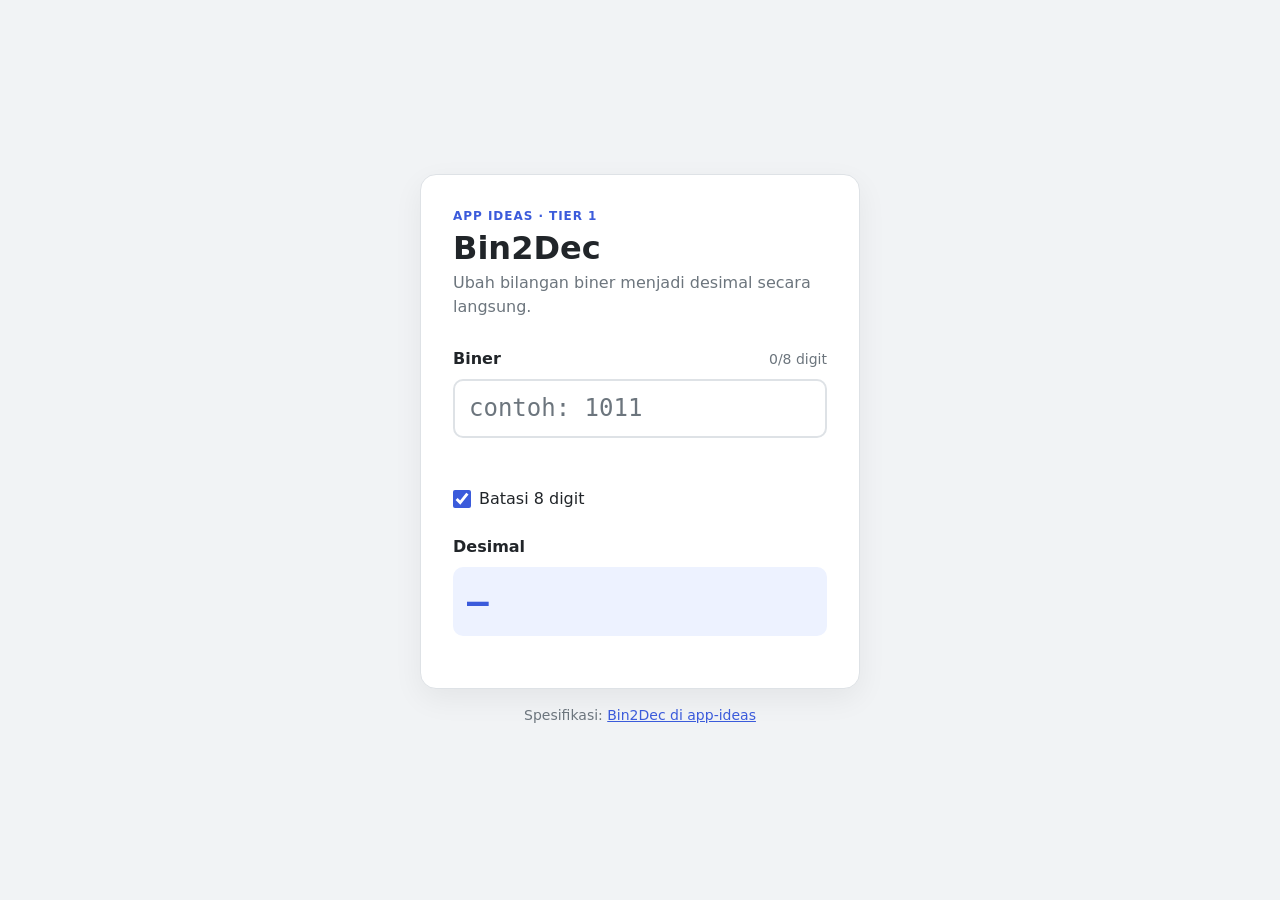
<file: 1-beginner/bin2dec/index.html>
<!DOCTYPE html>
<html lang="id">
<head>
  <meta charset="UTF-8">
  <meta name="viewport" content="width=device-width, initial-scale=1.0">
  <meta name="description" content="Bin2Dec: ubah bilangan biner menjadi desimal secara langsung.">
  <title>Bin2Dec — Konverter Biner ke Desimal</title>
  <link rel="stylesheet" href="style.css">
</head>
<body>
  <main class="card">
    <header>
      <p class="eyebrow">App Ideas · Tier 1</p>
      <h1>Bin2Dec</h1>
      <p class="subtitle">Ubah bilangan biner menjadi desimal secara langsung.</p>
    </header>

    <div class="field">
      <div class="field-header">
        <label for="binary-input">Biner</label>
        <span id="digit-counter" class="counter">0/8 digit</span>
      </div>
      <input
        id="binary-input"
        class="binary-input"
        type="text"
        inputmode="numeric"
        autocomplete="off"
        spellcheck="false"
        placeholder="contoh: 1011"
        aria-describedby="error-message"
      >
      <p id="error-message" class="error" role="alert"></p>
    </div>

    <label class="toggle">
      <input id="limit-toggle" type="checkbox" checked>
      Batasi 8 digit
    </label>

    <div class="field">
      <div class="field-header">
        <label for="decimal-output">Desimal</label>
      </div>
      <output id="decimal-output" class="decimal-output" for="binary-input" aria-live="polite">—</output>
    </div>
  </main>

  <footer class="footer">
    Spesifikasi:
    <a href="https://github.com/florinpop17/app-ideas/blob/master/Projects/1-Beginner/Bin2Dec-App.md">Bin2Dec di app-ideas</a>
  </footer>

  <script src="converter.js"></script>
  <script src="app.js"></script>
</body>
</html>
</file>
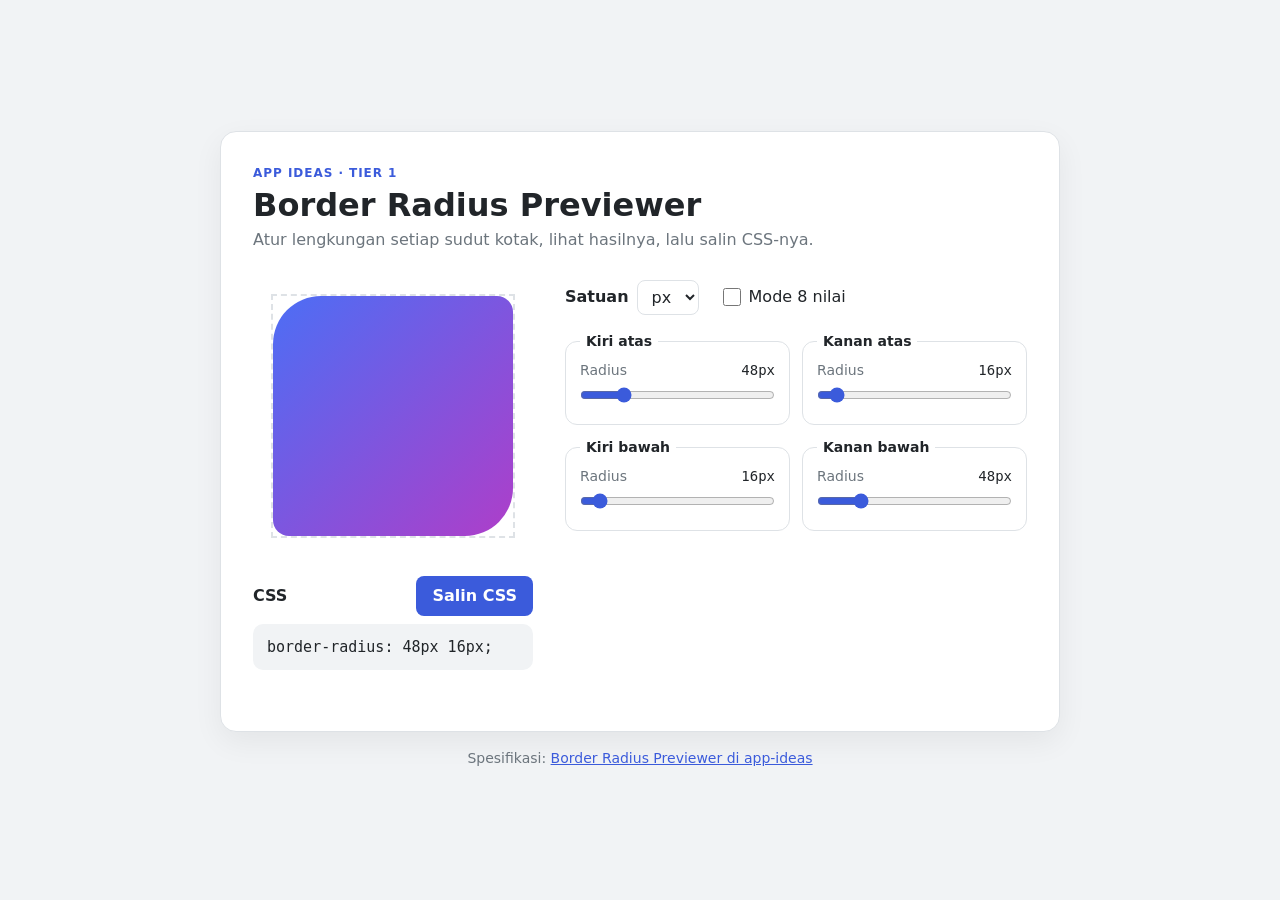
<file: 1-beginner/border-radius-previewer/index.html>
<!DOCTYPE html>
<html lang="id">
<head>
  <meta charset="UTF-8">
  <meta name="viewport" content="width=device-width, initial-scale=1.0">
  <meta name="description" content="Border Radius Previewer: atur border-radius setiap sudut dan salin CSS-nya.">
  <title>Border Radius Previewer</title>
  <link rel="stylesheet" href="style.css">
</head>
<body>
  <main class="card">
    <header>
      <p class="eyebrow">App Ideas · Tier 1</p>
      <h1>Border Radius Previewer</h1>
      <p class="subtitle">Atur lengkungan setiap sudut kotak, lihat hasilnya, lalu salin CSS-nya.</p>
    </header>

    <div class="layout">
      <section class="preview" aria-label="Pratinjau">
        <div class="preview-frame">
          <div id="preview-box" class="preview-box"></div>
        </div>
      </section>

      <section id="controls" class="controls" aria-label="Pengaturan radius">
        <div class="options">
          <label class="option">
            Satuan
            <select id="unit-select">
              <option value="px">px</option>
              <option value="%">%</option>
            </select>
          </label>
          <label class="toggle">
            <input id="advanced-toggle" type="checkbox">
            Mode 8 nilai
          </label>
        </div>
        <p class="hint advanced-only">
          Setiap sudut punya radius horizontal dan vertikal. Di CSS, radius vertikal ditulis setelah tanda <code>/</code>.
        </p>

        <div class="corners">
          <fieldset class="corner">
            <legend>Kiri atas</legend>
            <div class="slider">
              <div class="slider-header">
                <label for="top-left-x"><span class="simple-only">Radius</span><span class="advanced-only">Horizontal</span></label>
                <output for="top-left-x">48px</output>
              </div>
              <input id="top-left-x" type="range" min="0" max="240" value="48">
            </div>
            <div class="slider advanced-only">
              <div class="slider-header">
                <label for="top-left-y">Vertikal</label>
                <output for="top-left-y">48px</output>
              </div>
              <input id="top-left-y" type="range" min="0" max="240" value="48">
            </div>
          </fieldset>

          <fieldset class="corner">
            <legend>Kanan atas</legend>
            <div class="slider">
              <div class="slider-header">
                <label for="top-right-x"><span class="simple-only">Radius</span><span class="advanced-only">Horizontal</span></label>
                <output for="top-right-x">16px</output>
              </div>
              <input id="top-right-x" type="range" min="0" max="240" value="16">
            </div>
            <div class="slider advanced-only">
              <div class="slider-header">
                <label for="top-right-y">Vertikal</label>
                <output for="top-right-y">16px</output>
              </div>
              <input id="top-right-y" type="range" min="0" max="240" value="16">
            </div>
          </fieldset>

          <fieldset class="corner">
            <legend>Kiri bawah</legend>
            <div class="slider">
              <div class="slider-header">
                <label for="bottom-left-x"><span class="simple-only">Radius</span><span class="advanced-only">Horizontal</span></label>
                <output for="bottom-left-x">16px</output>
              </div>
              <input id="bottom-left-x" type="range" min="0" max="240" value="16">
            </div>
            <div class="slider advanced-only">
              <div class="slider-header">
                <label for="bottom-left-y">Vertikal</label>
                <output for="bottom-left-y">16px</output>
              </div>
              <input id="bottom-left-y" type="range" min="0" max="240" value="16">
            </div>
          </fieldset>

          <fieldset class="corner">
            <legend>Kanan bawah</legend>
            <div class="slider">
              <div class="slider-header">
                <label for="bottom-right-x"><span class="simple-only">Radius</span><span class="advanced-only">Horizontal</span></label>
                <output for="bottom-right-x">48px</output>
              </div>
              <input id="bottom-right-x" type="range" min="0" max="240" value="48">
            </div>
            <div class="slider advanced-only">
              <div class="slider-header">
                <label for="bottom-right-y">Vertikal</label>
                <output for="bottom-right-y">48px</output>
              </div>
              <input id="bottom-right-y" type="range" min="0" max="240" value="48">
            </div>
          </fieldset>
        </div>
      </section>

      <section class="result" aria-labelledby="result-title">
        <div class="result-header">
          <h2 id="result-title">CSS</h2>
          <button id="copy-button" class="copy-button" type="button">Salin CSS</button>
        </div>
        <pre class="code"><code id="css-code">border-radius: 48px 16px;</code></pre>
        <p id="copy-status" class="copy-status" role="status"></p>
      </section>
    </div>
  </main>

  <footer class="footer">
    Spesifikasi:
    <a href="https://github.com/florinpop17/app-ideas/blob/master/Projects/1-Beginner/Border-Radius-Previewer.md">Border Radius Previewer di app-ideas</a>
  </footer>

  <script src="border-radius.js"></script>
  <script src="app.js"></script>
</body>
</html>
</file>
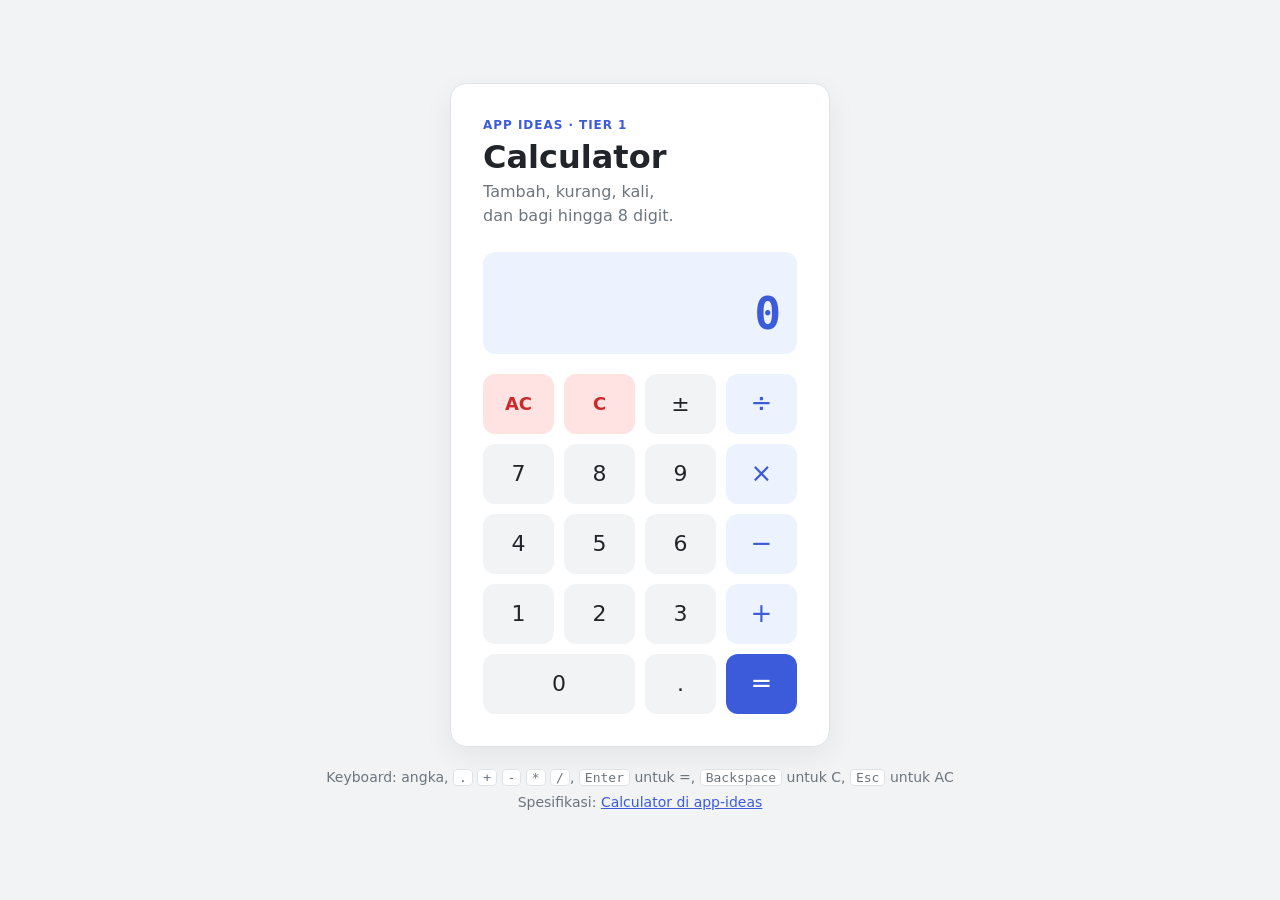
<file: 1-beginner/calculator/index.html>
<!DOCTYPE html>
<html lang="id">
<head>
  <meta charset="UTF-8">
  <meta name="viewport" content="width=device-width, initial-scale=1.0">
  <meta name="description" content="Calculator: kalkulator sederhana untuk tambah, kurang, kali, dan bagi hingga 8 digit.">
  <title>Calculator — Kalkulator Sederhana</title>
  <link rel="stylesheet" href="style.css">
</head>
<body>
  <main class="card">
    <header>
      <p class="eyebrow">App Ideas · Tier 1</p>
      <h1>Calculator</h1>
      <p class="subtitle">Tambah, kurang, kali, dan bagi hingga 8 digit.</p>
    </header>

    <div class="screen">
      <p id="expression" class="expression"></p>
      <output id="display" class="display" aria-live="polite">0</output>
    </div>

    <div id="keypad" class="keypad">
      <button type="button" class="key key-clear" data-key="AC" title="Hapus semua" aria-label="Hapus semua">AC</button>
      <button type="button" class="key key-clear" data-key="C" title="Hapus angka atau operasi terakhir" aria-label="Hapus angka atau operasi terakhir">C</button>
      <button type="button" class="key key-function" data-key="+/-" title="Ubah tanda" aria-label="Ubah tanda">±</button>
      <button type="button" class="key key-operator" data-key="/" aria-label="Bagi">÷</button>

      <button type="button" class="key" data-key="7">7</button>
      <button type="button" class="key" data-key="8">8</button>
      <button type="button" class="key" data-key="9">9</button>
      <button type="button" class="key key-operator" data-key="*" aria-label="Kali">×</button>

      <button type="button" class="key" data-key="4">4</button>
      <button type="button" class="key" data-key="5">5</button>
      <button type="button" class="key" data-key="6">6</button>
      <button type="button" class="key key-operator" data-key="-" aria-label="Kurang">−</button>

      <button type="button" class="key" data-key="1">1</button>
      <button type="button" class="key" data-key="2">2</button>
      <button type="button" class="key" data-key="3">3</button>
      <button type="button" class="key key-operator" data-key="+" aria-label="Tambah">+</button>

      <button type="button" class="key key-zero" data-key="0">0</button>
      <button type="button" class="key" data-key="." aria-label="Titik desimal">.</button>
      <button type="button" class="key key-equals" data-key="=" aria-label="Sama dengan">=</button>
    </div>
  </main>

  <footer class="footer">
    <p class="keyboard-hint">
      Keyboard: angka, <kbd>.</kbd> <kbd>+</kbd> <kbd>-</kbd> <kbd>*</kbd> <kbd>/</kbd>,
      <kbd>Enter</kbd> untuk =, <kbd>Backspace</kbd> untuk C, <kbd>Esc</kbd> untuk AC
    </p>
    <p>
      Spesifikasi:
      <a href="https://github.com/florinpop17/app-ideas/blob/master/Projects/1-Beginner/Calculator-App.md">Calculator di app-ideas</a>
    </p>
  </footer>

  <script src="calculator.js"></script>
  <script src="app.js"></script>
</body>
</html>
</file>
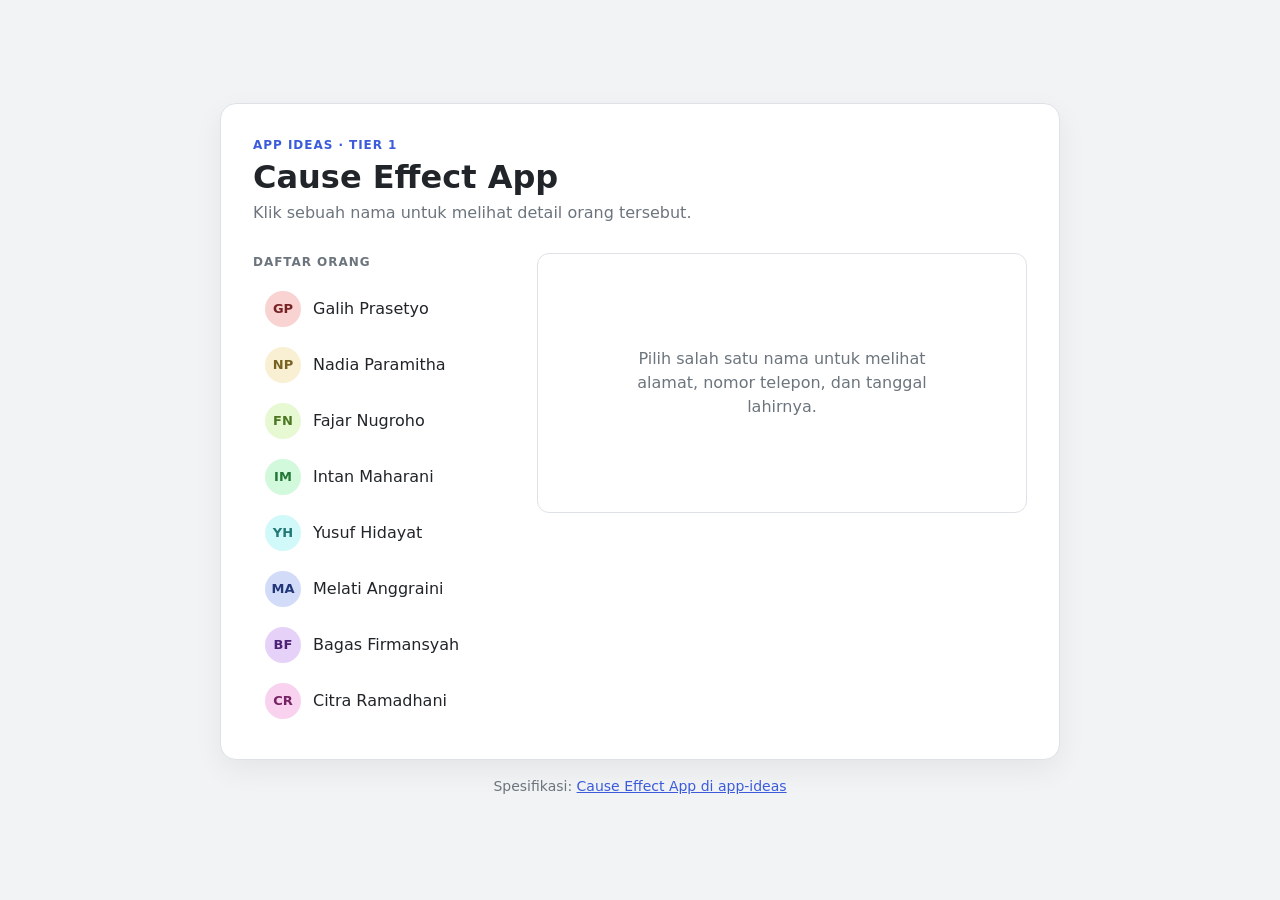
<file: 1-beginner/cause-effect-app/index.html>
<!DOCTYPE html>
<html lang="id">
<head>
  <meta charset="UTF-8">
  <meta name="viewport" content="width=device-width, initial-scale=1.0">
  <meta name="description" content="Cause Effect App: klik sebuah nama untuk melihat detail orang tersebut.">
  <title>Cause Effect App</title>
  <link rel="stylesheet" href="style.css">
</head>
<body>
  <main class="card">
    <header>
      <p class="eyebrow">App Ideas · Tier 1</p>
      <h1>Cause Effect App</h1>
      <p class="subtitle">Klik sebuah nama untuk melihat detail orang tersebut.</p>
    </header>

    <div class="layout">
      <section class="list-pane" aria-labelledby="list-title">
        <h2 id="list-title" class="pane-title">Daftar orang</h2>
        <ul id="person-list" class="person-list"></ul>
      </section>

      <section id="detail-pane" class="detail-pane" aria-label="Detail orang" aria-live="polite">
        <p id="empty-state" class="empty-state">
          Pilih salah satu nama untuk melihat alamat, nomor telepon, dan tanggal lahirnya.
        </p>

        <article id="details" hidden>
          <div class="details-header">
            <span id="detail-avatar" class="avatar avatar-large" aria-hidden="true"></span>
            <h2 id="detail-name" class="details-name"></h2>
          </div>
          <dl class="detail-list">
            <div>
              <dt>Alamat</dt>
              <dd id="detail-address" class="address"></dd>
            </div>
            <div>
              <dt>Telepon</dt>
              <dd id="detail-telephone"></dd>
            </div>
            <div>
              <dt>Tanggal lahir</dt>
              <dd id="detail-birthday"></dd>
            </div>
          </dl>
        </article>
      </section>
    </div>
  </main>

  <footer class="footer">
    Spesifikasi:
    <a href="https://github.com/florinpop17/app-ideas/blob/master/Projects/1-Beginner/Cause-Effect-App.md">Cause Effect App di app-ideas</a>
  </footer>

  <script src="people.js"></script>
  <script src="format.js"></script>
  <script src="app.js"></script>
</body>
</html>
</file>
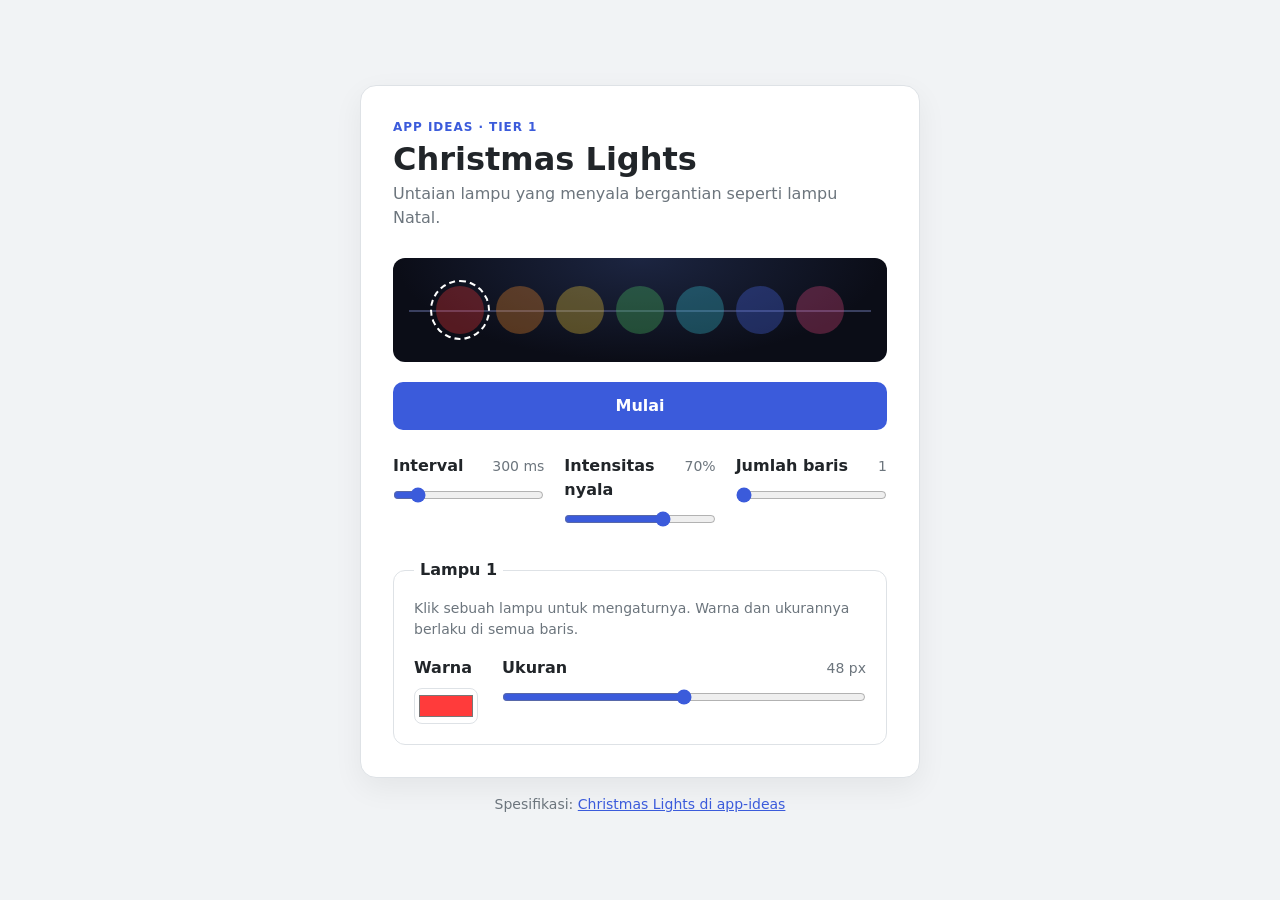
<file: 1-beginner/christmas-lights/index.html>
<!DOCTYPE html>
<html lang="id">
<head>
  <meta charset="UTF-8">
  <meta name="viewport" content="width=device-width, initial-scale=1.0">
  <meta name="description" content="Christmas Lights: simulasi untaian lampu Natal yang menyala bergantian.">
  <title>Christmas Lights — Lampu Natal Berkelip</title>
  <link rel="stylesheet" href="style.css">
</head>
<body>
  <main class="card">
    <header>
      <p class="eyebrow">App Ideas · Tier 1</p>
      <h1>Christmas Lights</h1>
      <p class="subtitle">Untaian lampu yang menyala bergantian seperti lampu Natal.</p>
    </header>

    <section class="stage" aria-label="Untaian lampu">
      <div id="light-rows" class="light-rows"></div>
    </section>

    <button id="toggle-button" class="toggle-button" type="button" aria-pressed="false">Mulai</button>

    <div class="controls">
      <div class="field">
        <div class="field-header">
          <label for="interval-input">Interval</label>
          <output id="interval-value" for="interval-input"></output>
        </div>
        <input id="interval-input" type="range" min="50" max="2000" step="50">
      </div>

      <div class="field">
        <div class="field-header">
          <label for="intensity-input">Intensitas nyala</label>
          <output id="intensity-value" for="intensity-input"></output>
        </div>
        <input id="intensity-input" type="range" min="10" max="100" step="5">
      </div>

      <div class="field">
        <div class="field-header">
          <label for="rows-input">Jumlah baris</label>
          <output id="rows-value" for="rows-input"></output>
        </div>
        <input id="rows-input" type="range" min="1" max="7" step="1">
      </div>
    </div>

    <fieldset class="editor">
      <legend id="editor-title">Lampu 1</legend>
      <p class="hint">Klik sebuah lampu untuk mengaturnya. Warna dan ukurannya berlaku di semua baris.</p>

      <div class="editor-fields">
        <div class="field">
          <div class="field-header">
            <label for="color-input">Warna</label>
          </div>
          <input id="color-input" class="color-input" type="color">
        </div>

        <div class="field">
          <div class="field-header">
            <label for="size-input">Ukuran</label>
            <output id="size-value" for="size-input"></output>
          </div>
          <input id="size-input" type="range" min="24" max="72" step="4">
        </div>
      </div>
    </fieldset>
  </main>

  <footer class="footer">
    Spesifikasi:
    <a href="https://github.com/florinpop17/app-ideas/blob/master/Projects/1-Beginner/Christmas-Lights-App.md">Christmas Lights di app-ideas</a>
  </footer>

  <script src="lights.js"></script>
  <script src="app.js"></script>
</body>
</html>
</file>
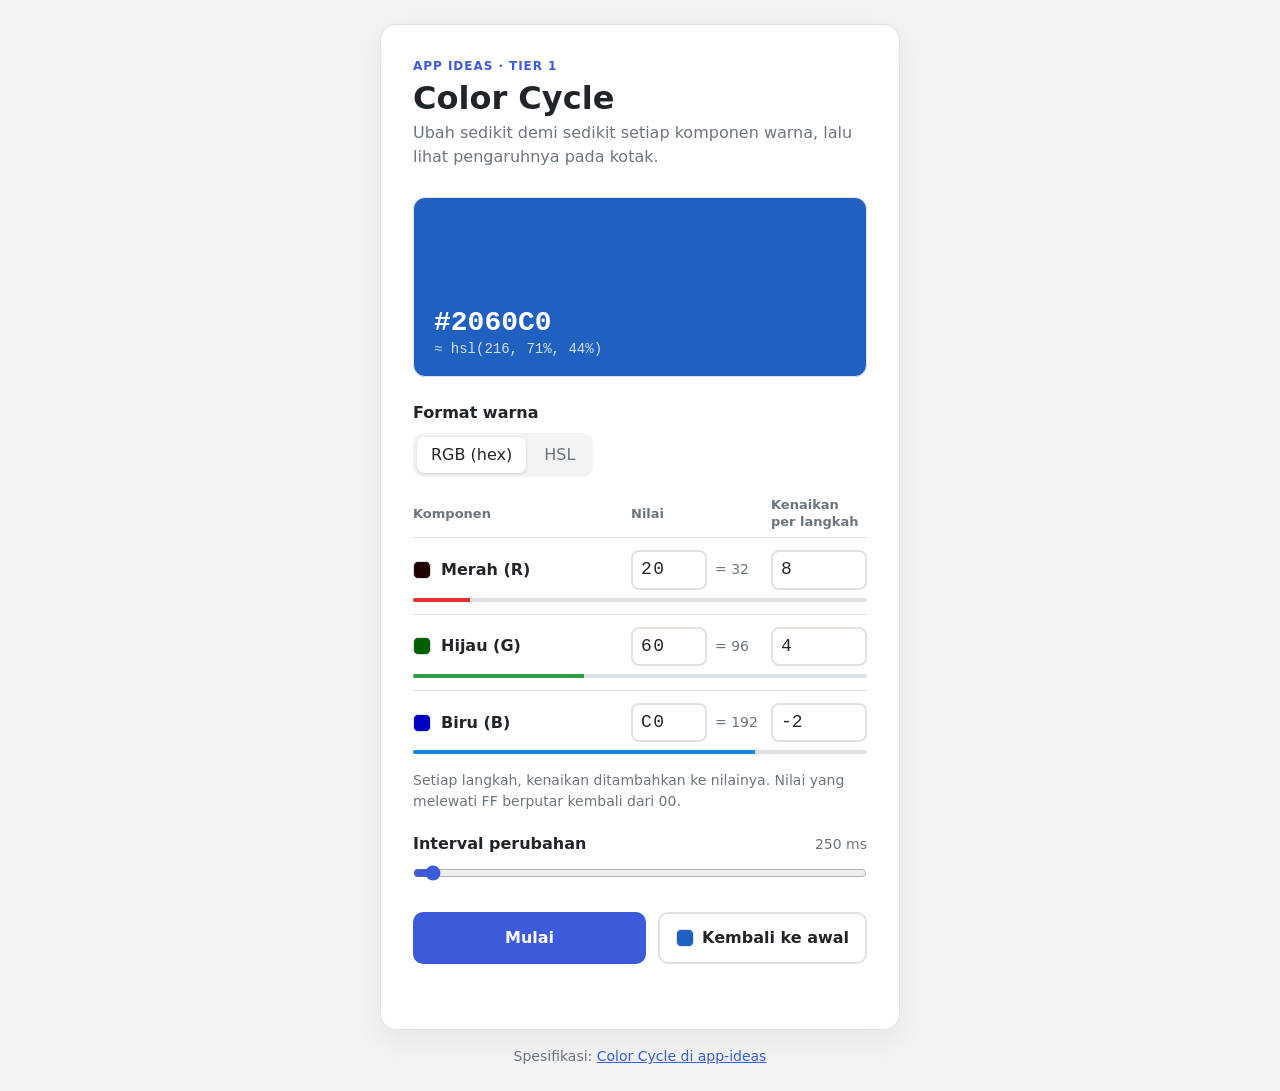
<file: 1-beginner/color-cycle/index.html>
<!DOCTYPE html>
<html lang="id">
<head>
  <meta charset="UTF-8">
  <meta name="viewport" content="width=device-width, initial-scale=1.0">
  <meta name="description" content="Color Cycle: lihat bagaimana perubahan kecil pada setiap komponen RGB atau HSL mengubah sebuah warna.">
  <title>Color Cycle — Siklus Warna</title>
  <link rel="stylesheet" href="style.css">
</head>
<body>
  <main class="card">
    <header>
      <p class="eyebrow">App Ideas · Tier 1</p>
      <h1>Color Cycle</h1>
      <p class="subtitle">Ubah sedikit demi sedikit setiap komponen warna, lalu lihat pengaruhnya pada kotak.</p>
    </header>

    <section id="color-box" class="color-box" aria-label="Warna saat ini">
      <span id="color-code" class="color-code"></span>
      <span id="color-alt" class="color-alt"></span>
    </section>

    <form id="cycle-form" novalidate>
      <fieldset id="format-picker" class="format-picker">
        <legend>Format warna</legend>
        <div class="segmented">
          <label class="segment"><input type="radio" name="format" value="rgb" checked>RGB (hex)</label>
          <label class="segment"><input type="radio" name="format" value="hsl">HSL</label>
        </div>
      </fieldset>

      <div class="components">
        <div class="components-header" aria-hidden="true">
          <span>Komponen</span>
          <span id="value-heading">Nilai</span>
          <span id="increment-heading">Kenaikan per langkah</span>
        </div>
        <div id="component-rows"></div>
        <p id="wrap-hint" class="hint"></p>
      </div>

      <div class="field">
        <div class="field-header">
          <label for="interval-input">Interval perubahan</label>
          <output id="interval-value" for="interval-input"></output>
        </div>
        <input id="interval-input" type="range" min="200" max="2000" step="50">
      </div>

      <div class="actions">
        <button id="toggle-button" class="primary-button" type="submit">Mulai</button>
        <button id="reset-button" class="secondary-button" type="button">
          <span id="start-swatch" class="swatch" aria-hidden="true"></span>
          Kembali ke awal
        </button>
      </div>
      <p id="status" class="status" aria-live="polite"></p>
    </form>
  </main>

  <footer class="footer">
    Spesifikasi:
    <a href="https://github.com/florinpop17/app-ideas/blob/master/Projects/1-Beginner/Color-Cycle-App.md">Color Cycle di app-ideas</a>
  </footer>

  <template id="component-row-template">
    <div class="component-row">
      <span class="component-name">
        <span class="swatch" aria-hidden="true"></span>
        <span class="name-text"></span>
      </span>
      <span class="value-cell">
        <input class="value-input" autocomplete="off" spellcheck="false">
        <span class="value-note" aria-hidden="true"></span>
      </span>
      <input class="increment-input" type="number" step="1" autocomplete="off">
      <div class="meter" aria-hidden="true"><div class="meter-fill"></div></div>
      <p class="error" aria-live="polite"></p>
    </div>
  </template>

  <script src="color-cycle.js"></script>
  <script src="app.js"></script>
</body>
</html>
</file>
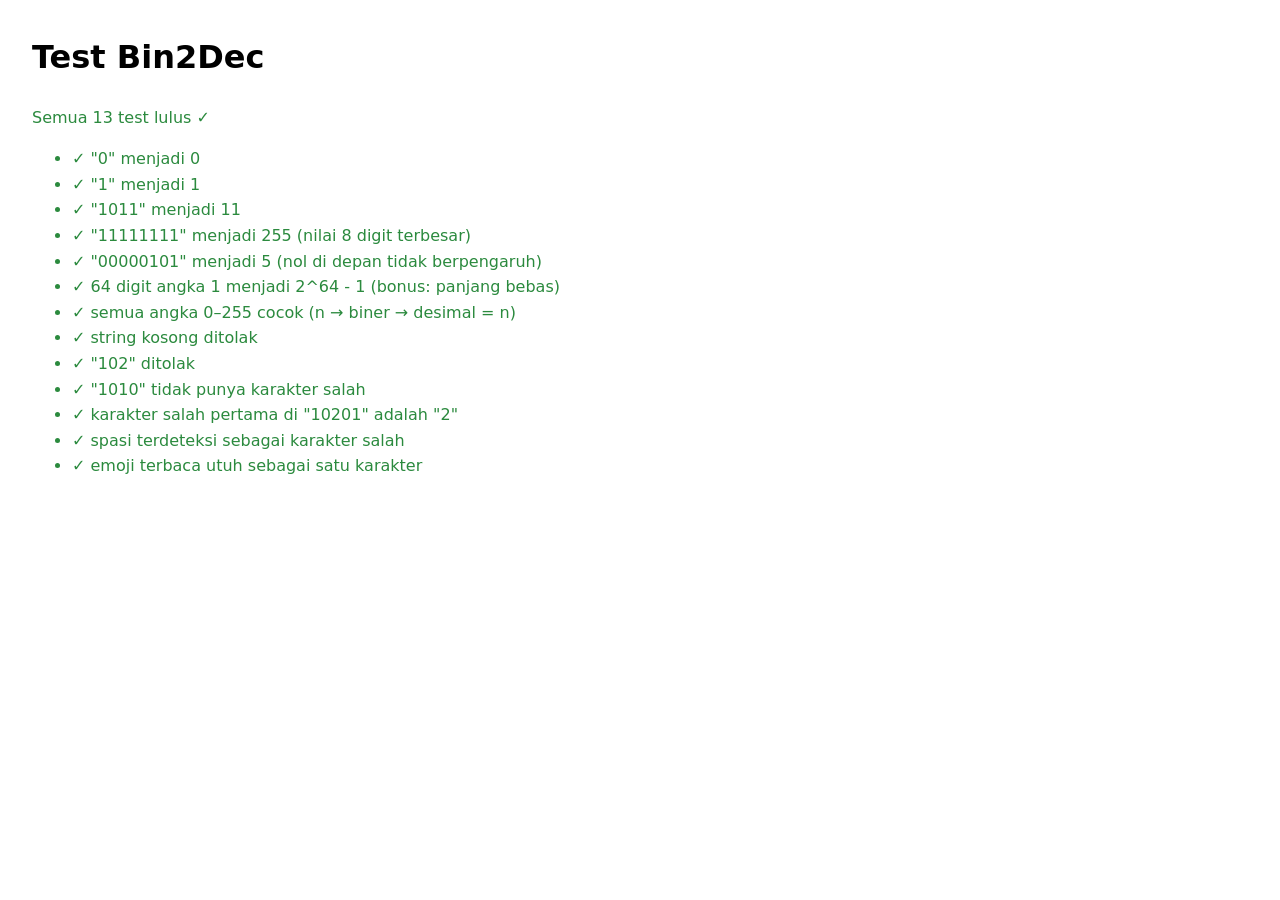
<file: 1-beginner/bin2dec/test.html>
<!DOCTYPE html>
<html lang="id">
<head>
  <meta charset="UTF-8">
  <meta name="viewport" content="width=device-width, initial-scale=1.0">
  <title>Test Bin2Dec</title>
  <style>
    body {
      margin: 32px;
      font-family: system-ui, sans-serif;
      line-height: 1.6;
    }

    .pass {
      color: #2b8a3e;
    }

    .fail {
      font-weight: 600;
      color: #c92a2a;
    }
  </style>
</head>
<body>
  <h1>Test Bin2Dec</h1>
  <p id="summary"></p>
  <ul id="results"></ul>

  <script src="converter.js"></script>
  <script src="converter.test.js"></script>
</body>
</html>
</file>
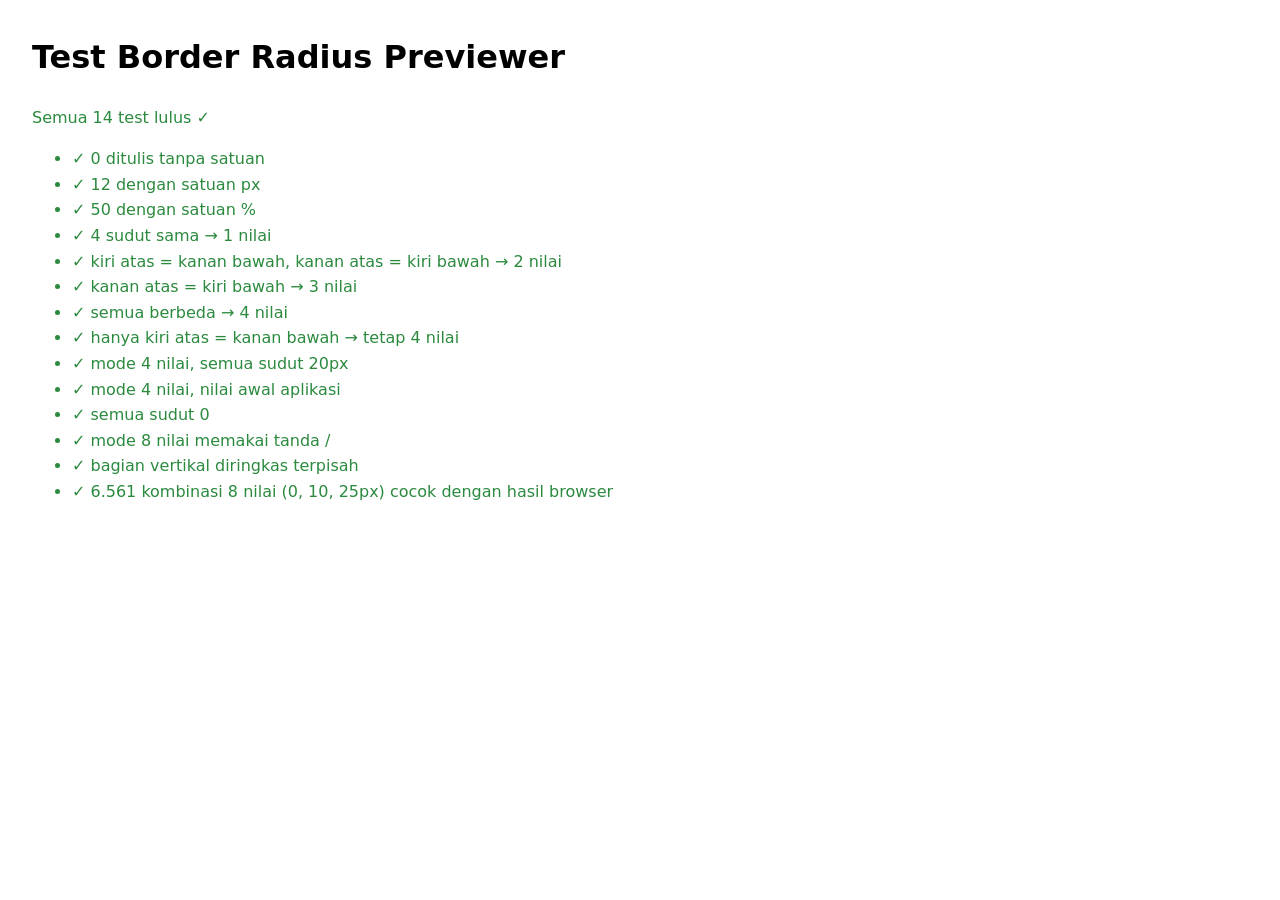
<file: 1-beginner/border-radius-previewer/test.html>
<!DOCTYPE html>
<html lang="id">
<head>
  <meta charset="UTF-8">
  <meta name="viewport" content="width=device-width, initial-scale=1.0">
  <title>Test Border Radius Previewer</title>
  <style>
    body {
      margin: 32px;
      font-family: system-ui, sans-serif;
      line-height: 1.6;
    }

    .pass {
      color: #2b8a3e;
    }

    .fail {
      font-weight: 600;
      color: #c92a2a;
    }
  </style>
</head>
<body>
  <h1>Test Border Radius Previewer</h1>
  <p id="summary"></p>
  <ul id="results"></ul>

  <script src="border-radius.js"></script>
  <script src="border-radius.test.js"></script>
</body>
</html>
</file>
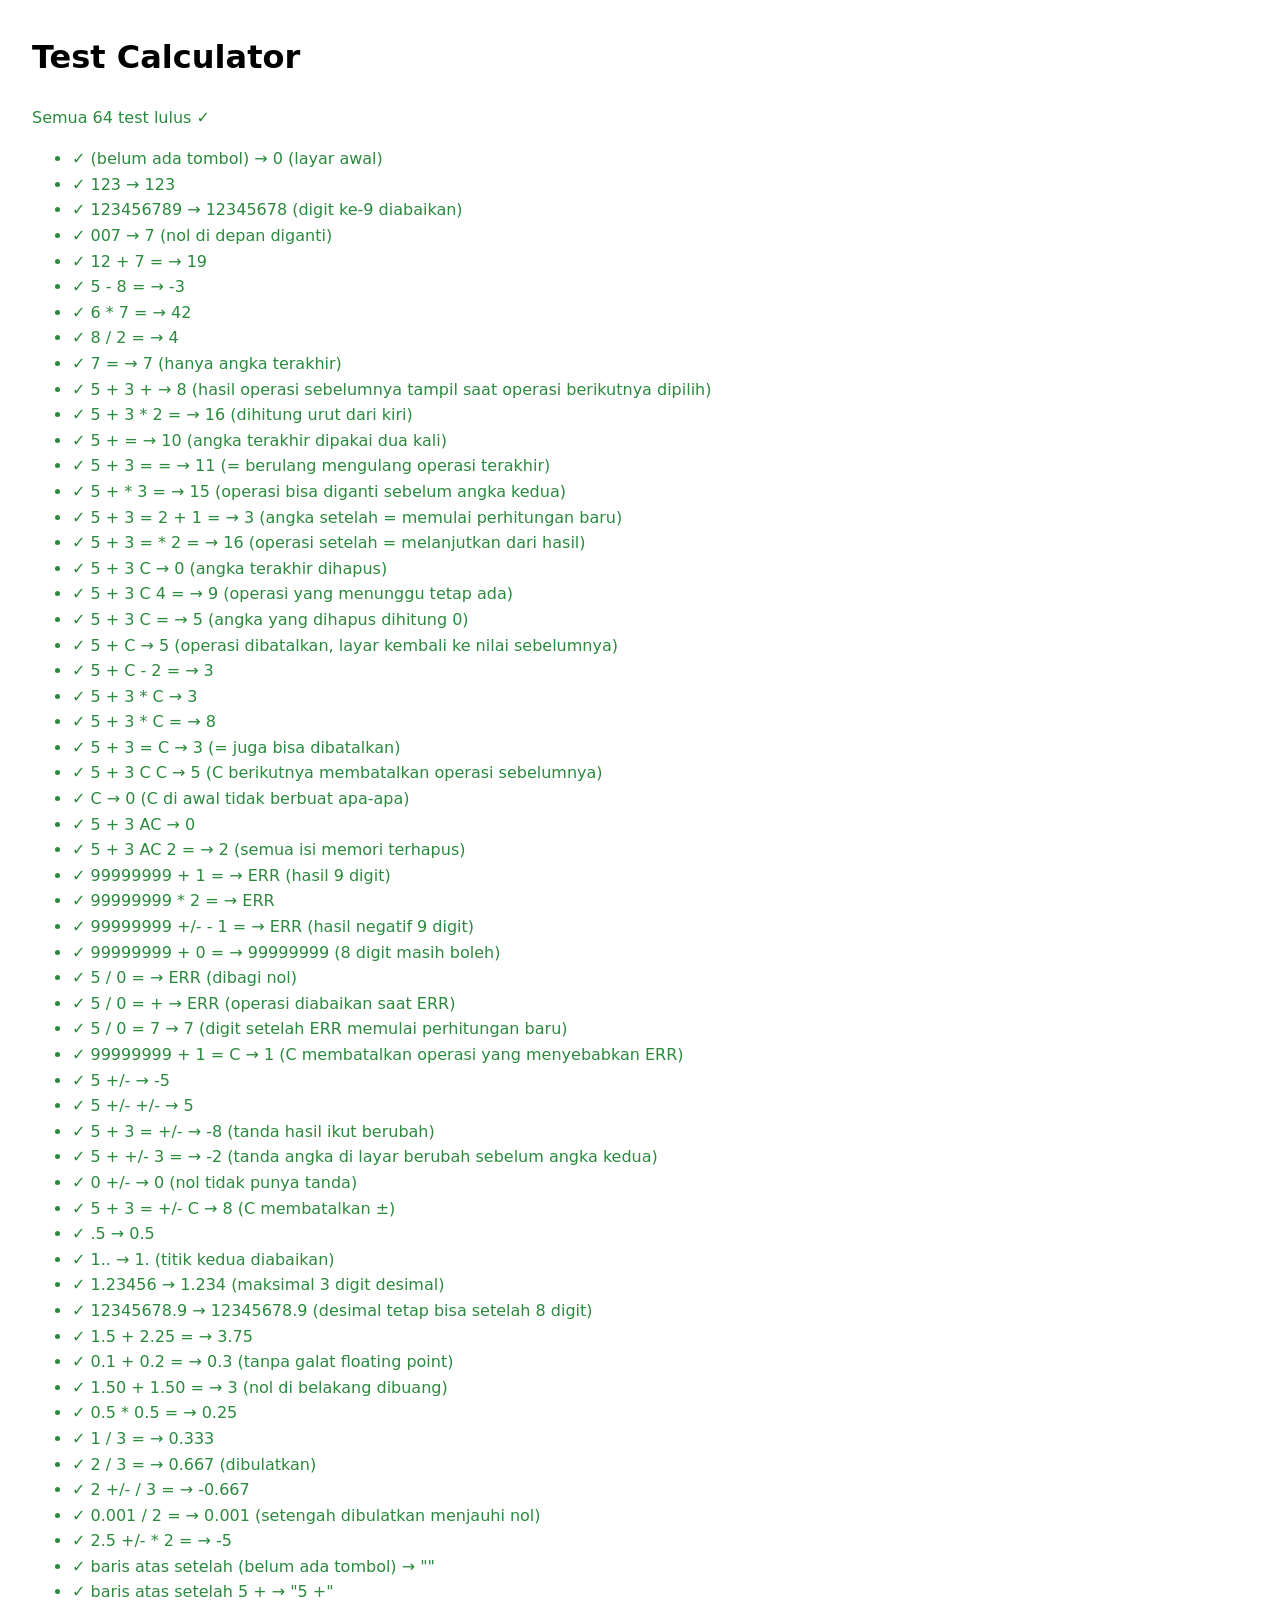
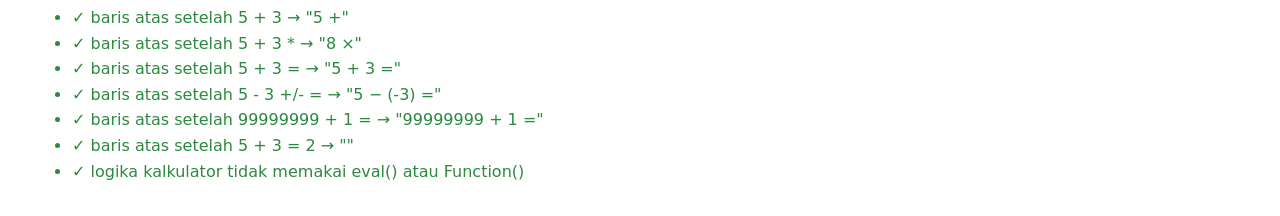
<file: 1-beginner/calculator/test.html>
<!DOCTYPE html>
<html lang="id">
<head>
  <meta charset="UTF-8">
  <meta name="viewport" content="width=device-width, initial-scale=1.0">
  <title>Test Calculator</title>
  <style>
    body {
      margin: 32px;
      font-family: system-ui, sans-serif;
      line-height: 1.6;
    }

    .pass {
      color: #2b8a3e;
    }

    .fail {
      font-weight: 600;
      color: #c92a2a;
    }
  </style>
</head>
<body>
  <h1>Test Calculator</h1>
  <p id="summary"></p>
  <ul id="results"></ul>

  <script src="calculator.js"></script>
  <script src="calculator.test.js"></script>
</body>
</html>
</file>
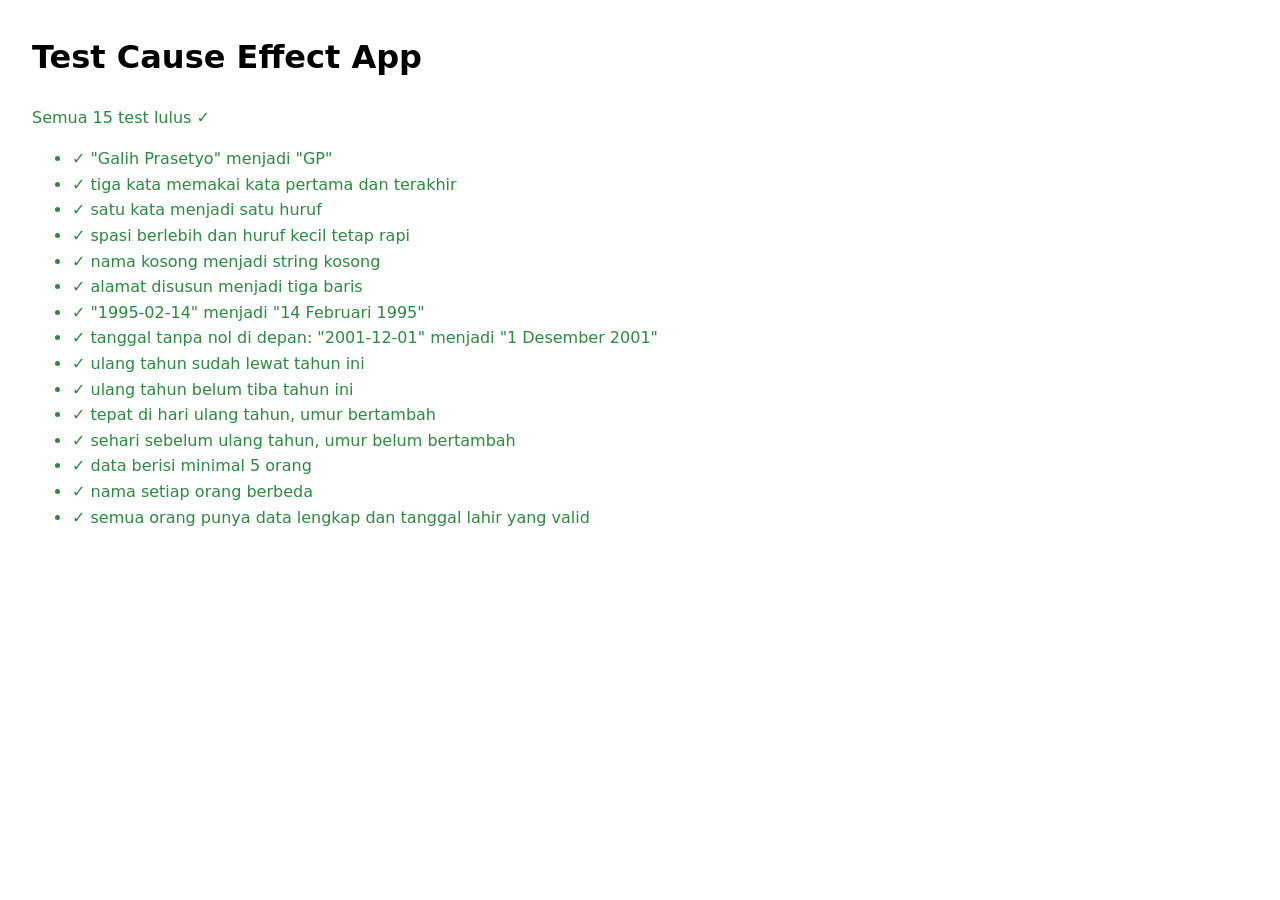
<file: 1-beginner/cause-effect-app/test.html>
<!DOCTYPE html>
<html lang="id">
<head>
  <meta charset="UTF-8">
  <meta name="viewport" content="width=device-width, initial-scale=1.0">
  <title>Test Cause Effect App</title>
  <style>
    body {
      margin: 32px;
      font-family: system-ui, sans-serif;
      line-height: 1.6;
    }

    .pass {
      color: #2b8a3e;
    }

    .fail {
      font-weight: 600;
      color: #c92a2a;
    }
  </style>
</head>
<body>
  <h1>Test Cause Effect App</h1>
  <p id="summary"></p>
  <ul id="results"></ul>

  <script src="people.js"></script>
  <script src="format.js"></script>
  <script src="format.test.js"></script>
</body>
</html>
</file>
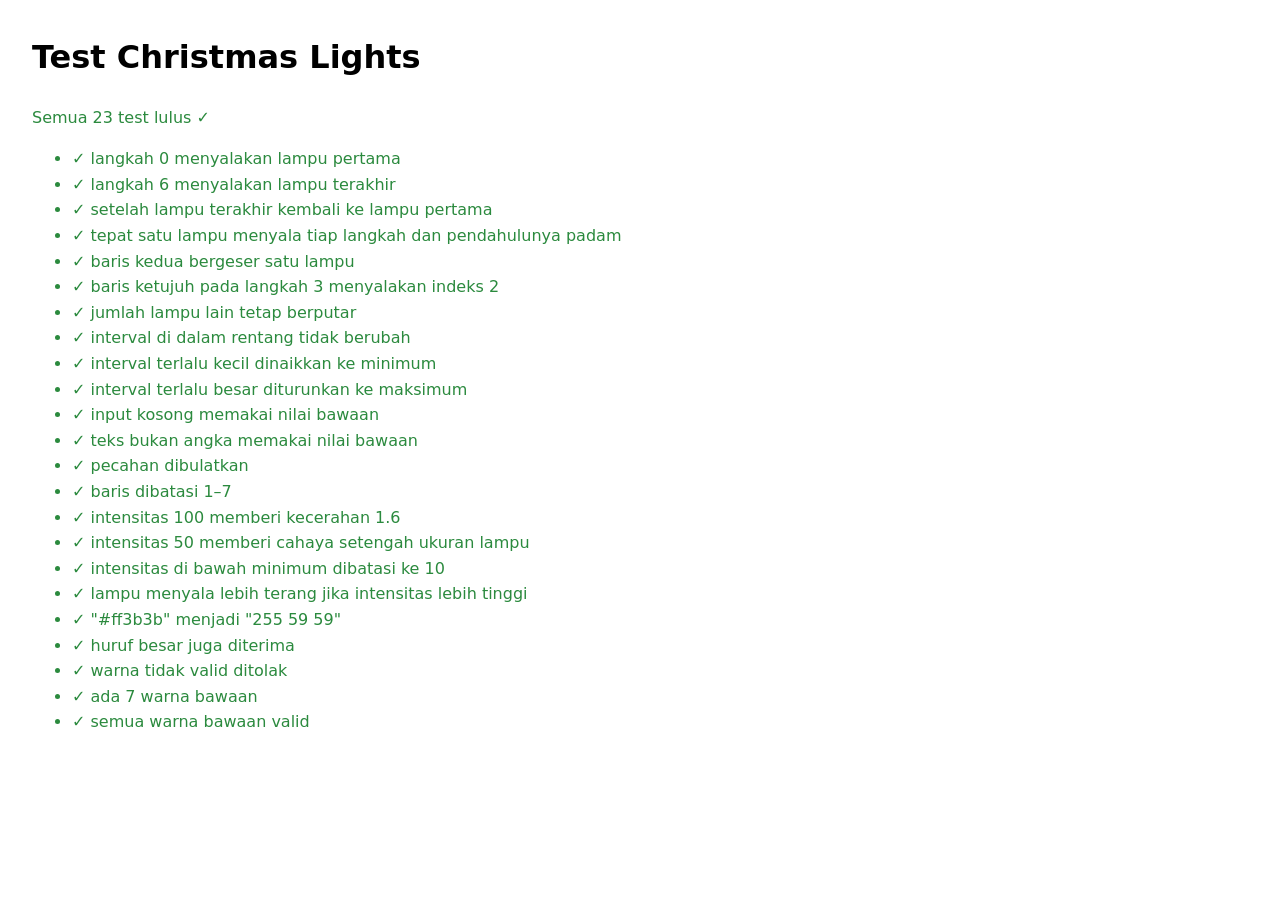
<file: 1-beginner/christmas-lights/test.html>
<!DOCTYPE html>
<html lang="id">
<head>
  <meta charset="UTF-8">
  <meta name="viewport" content="width=device-width, initial-scale=1.0">
  <title>Test Christmas Lights</title>
  <style>
    body {
      margin: 32px;
      font-family: system-ui, sans-serif;
      line-height: 1.6;
    }

    .pass {
      color: #2b8a3e;
    }

    .fail {
      font-weight: 600;
      color: #c92a2a;
    }
  </style>
</head>
<body>
  <h1>Test Christmas Lights</h1>
  <p id="summary"></p>
  <ul id="results"></ul>

  <script src="lights.js"></script>
  <script src="lights.test.js"></script>
</body>
</html>
</file>
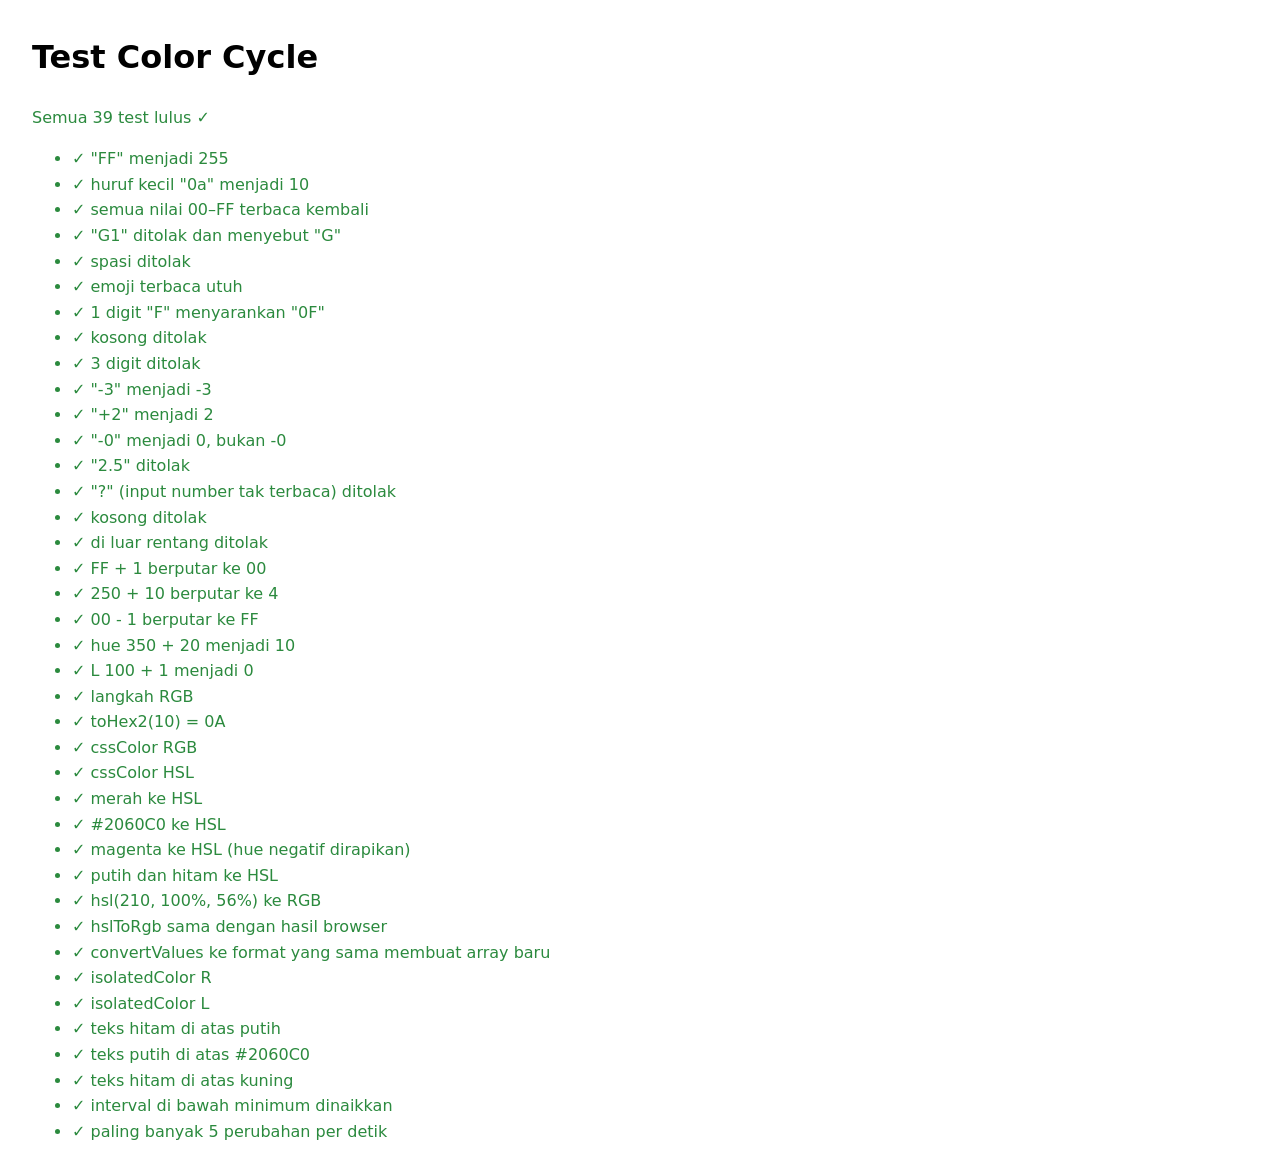
<file: 1-beginner/color-cycle/test.html>
<!DOCTYPE html>
<html lang="id">
<head>
  <meta charset="UTF-8">
  <meta name="viewport" content="width=device-width, initial-scale=1.0">
  <title>Test Color Cycle</title>
  <style>
    body {
      margin: 32px;
      font-family: system-ui, sans-serif;
      line-height: 1.6;
    }

    .pass {
      color: #2b8a3e;
    }

    .fail {
      font-weight: 600;
      color: #c92a2a;
    }
  </style>
</head>
<body>
  <h1>Test Color Cycle</h1>
  <p id="summary"></p>
  <ul id="results"></ul>

  <script src="color-cycle.js"></script>
  <script src="color-cycle.test.js"></script>
</body>
</html>
</file>
<file: 1-beginner/bin2dec/style.css>
:root {
  --bg: #f1f3f5;
  --surface: #ffffff;
  --text: #212529;
  --muted: #6c757d;
  --border: #dee2e6;
  --accent: #3b5bdb;
  --accent-soft: #edf2ff;
  --error: #c92a2a;
  --error-soft: #ffe3e3;
  --mono: ui-monospace, "Cascadia Mono", Consolas, "SF Mono", Menlo, monospace;
  color-scheme: light dark;
}

@media (prefers-color-scheme: dark) {
  :root {
    --bg: #101113;
    --surface: #1a1b1e;
    --text: #e9ecef;
    --muted: #a0a6ad;
    --border: #2c2e33;
    --accent: #91a7ff;
    --accent-soft: #1d2340;
    --error: #ff8787;
    --error-soft: #3a1d1f;
  }
}

*,
*::before,
*::after {
  box-sizing: border-box;
}

body {
  min-height: 100vh;
  margin: 0;
  padding: 24px 16px;
  display: flex;
  flex-direction: column;
  align-items: center;
  justify-content: center;
  gap: 16px;
  font-family: system-ui, -apple-system, "Segoe UI", Roboto, sans-serif;
  line-height: 1.5;
  color: var(--text);
  background: var(--bg);
}

.card {
  width: 100%;
  max-width: 440px;
  padding: 32px;
  background: var(--surface);
  border: 1px solid var(--border);
  border-radius: 16px;
  box-shadow: 0 10px 30px rgb(0 0 0 / 0.06);
}

.eyebrow {
  margin: 0;
  font-size: 0.75rem;
  font-weight: 600;
  letter-spacing: 0.08em;
  text-transform: uppercase;
  color: var(--accent);
}

h1 {
  margin: 4px 0 0;
  font-size: 2rem;
  line-height: 1.2;
}

.subtitle {
  margin: 4px 0 28px;
  color: var(--muted);
}

.field {
  margin-bottom: 20px;
}

.field-header {
  display: flex;
  justify-content: space-between;
  align-items: baseline;
  margin-bottom: 8px;
  font-weight: 600;
}

.counter {
  font-size: 0.875rem;
  font-weight: 400;
  font-variant-numeric: tabular-nums;
  color: var(--muted);
}

.counter.is-over {
  font-weight: 600;
  color: var(--error);
}

.binary-input {
  width: 100%;
  padding: 12px 14px;
  font: 500 1.5rem/1.3 var(--mono);
  letter-spacing: 0.12em;
  color: var(--text);
  background: transparent;
  border: 2px solid var(--border);
  border-radius: 10px;
  transition: border-color 0.15s, box-shadow 0.15s;
}

.binary-input::placeholder {
  letter-spacing: normal;
  color: var(--muted);
}

.binary-input:focus {
  outline: none;
  border-color: var(--accent);
  box-shadow: 0 0 0 4px var(--accent-soft);
}

.binary-input[aria-invalid="true"] {
  border-color: var(--error);
}

.binary-input[aria-invalid="true"]:focus {
  box-shadow: 0 0 0 4px var(--error-soft);
}

.error {
  min-height: 1.5em;
  margin: 8px 0 0;
  font-size: 0.875rem;
  color: var(--error);
}

.toggle {
  display: inline-flex;
  align-items: center;
  gap: 8px;
  margin-bottom: 24px;
  cursor: pointer;
  user-select: none;
}

.toggle input {
  width: 18px;
  height: 18px;
  margin: 0;
  accent-color: var(--accent);
  cursor: pointer;
}

.decimal-output {
  display: block;
  min-height: 3.5rem;
  padding: 12px 14px;
  font: 600 2.25rem/1.25 var(--mono);
  color: var(--accent);
  background: var(--accent-soft);
  border-radius: 10px;
  overflow-wrap: anywhere;
}

.footer {
  font-size: 0.875rem;
  color: var(--muted);
}

.footer a {
  color: var(--accent);
}

@media (max-width: 480px) {
  .card {
    padding: 24px 20px;
  }

  h1 {
    font-size: 1.75rem;
  }
}
</file>
<file: 1-beginner/border-radius-previewer/style.css>
:root {
  --bg: #f1f3f5;
  --surface: #ffffff;
  --text: #212529;
  --muted: #6c757d;
  --border: #dee2e6;
  --accent: #3b5bdb;
  --on-accent: #ffffff;
  --success: #237032;
  --error: #c92a2a;
  --shape-start: #4c6ef5;
  --shape-end: #ae3ec9;
  --mono: ui-monospace, "Cascadia Mono", Consolas, "SF Mono", Menlo, monospace;
  color-scheme: light dark;
}

@media (prefers-color-scheme: dark) {
  :root {
    --bg: #101113;
    --surface: #1a1b1e;
    --text: #e9ecef;
    --muted: #a0a6ad;
    --border: #2c2e33;
    --accent: #91a7ff;
    --on-accent: #101113;
    --success: #8ce99a;
    --error: #ff8787;
    --shape-start: #748ffc;
    --shape-end: #da77f2;
  }
}

*,
*::before,
*::after {
  box-sizing: border-box;
}

body {
  min-height: 100vh;
  margin: 0;
  padding: 24px 16px;
  display: flex;
  flex-direction: column;
  align-items: center;
  justify-content: center;
  gap: 16px;
  font-family: system-ui, -apple-system, "Segoe UI", Roboto, sans-serif;
  line-height: 1.5;
  color: var(--text);
  background: var(--bg);
}

.card {
  width: 100%;
  max-width: 840px;
  padding: 32px;
  background: var(--surface);
  border: 1px solid var(--border);
  border-radius: 16px;
  box-shadow: 0 10px 30px rgb(0 0 0 / 0.06);
}

.eyebrow {
  margin: 0;
  font-size: 0.75rem;
  font-weight: 600;
  letter-spacing: 0.08em;
  text-transform: uppercase;
  color: var(--accent);
}

h1 {
  margin: 4px 0 0;
  font-size: 2rem;
  line-height: 1.2;
}

.subtitle {
  margin: 4px 0 28px;
  color: var(--muted);
}

.layout {
  display: grid;
  gap: 24px;
}

/* Pratinjau: garis putus-putus menunjukkan ukuran asli kotak sebelum sudutnya dilengkungkan. */
.preview {
  display: grid;
  place-items: center;
  padding: 16px 0;
}

.preview-frame {
  width: min(240px, 100%);
  aspect-ratio: 1;
  outline: 2px dashed var(--border);
}

.preview-box {
  width: 100%;
  height: 100%;
  background: linear-gradient(135deg, var(--shape-start), var(--shape-end));
}

/* Opsi */
.options {
  display: flex;
  flex-wrap: wrap;
  align-items: center;
  gap: 12px 24px;
  margin-bottom: 16px;
}

.option {
  display: inline-flex;
  align-items: center;
  gap: 8px;
  font-weight: 600;
}

select {
  padding: 6px 10px;
  font: inherit;
  font-weight: 400;
  color: var(--text);
  background: var(--surface);
  border: 1px solid var(--border);
  border-radius: 8px;
}

.toggle {
  display: inline-flex;
  align-items: center;
  gap: 8px;
  cursor: pointer;
  user-select: none;
}

.toggle input {
  width: 18px;
  height: 18px;
  margin: 0;
  accent-color: var(--accent);
  cursor: pointer;
}

.hint {
  margin: 0 0 16px;
  font-size: 0.875rem;
  color: var(--muted);
}

.hint code {
  font-family: var(--mono);
  color: var(--text);
}

/* Slider untuk setiap sudut, disusun 2x2 sesuai posisi sudutnya */
.corners {
  display: grid;
  grid-template-columns: repeat(2, minmax(0, 1fr));
  gap: 12px;
}

.corner {
  min-width: 0;
  margin: 0;
  padding: 8px 14px 14px;
  border: 1px solid var(--border);
  border-radius: 12px;
}

.corner legend {
  padding: 0 6px;
  font-size: 0.875rem;
  font-weight: 600;
  white-space: nowrap;
}

.slider + .slider {
  margin-top: 12px;
}

.slider-header {
  display: flex;
  justify-content: space-between;
  align-items: baseline;
  gap: 8px;
  font-size: 0.875rem;
  color: var(--muted);
}

.slider-header output {
  font-family: var(--mono);
  font-variant-numeric: tabular-nums;
  color: var(--text);
}

.slider input {
  width: 100%;
  margin: 6px 0 0;
  accent-color: var(--accent);
}

/* Mode 4 nilai menyembunyikan elemen khusus mode 8 nilai, dan sebaliknya. */
.controls:not(.is-advanced) .advanced-only,
.controls.is-advanced .simple-only {
  display: none;
}

/* Hasil CSS */
.result-header {
  display: flex;
  justify-content: space-between;
  align-items: center;
  margin-bottom: 8px;
}

.result-header h2 {
  margin: 0;
  font-size: 1rem;
}

.copy-button {
  padding: 8px 16px;
  font: inherit;
  font-weight: 600;
  color: var(--on-accent);
  background: var(--accent);
  border: 0;
  border-radius: 8px;
  cursor: pointer;
}

.copy-button:hover {
  filter: brightness(1.1);
}

.copy-button:focus-visible {
  outline: 2px solid var(--accent);
  outline-offset: 2px;
}

.code {
  margin: 0;
  padding: 12px 14px;
  font: 0.9375rem/1.5 var(--mono);
  white-space: pre-wrap;
  overflow-wrap: anywhere;
  background: var(--bg);
  border-radius: 10px;
}

.copy-status {
  min-height: 1.5em;
  margin: 8px 0 0;
  font-size: 0.875rem;
  color: var(--success);
}

.copy-status.is-error {
  color: var(--error);
}

.footer {
  font-size: 0.875rem;
  color: var(--muted);
}

.footer a {
  color: var(--accent);
}

/* Layar lebar: pratinjau dan CSS di kiri, pengaturan di kanan */
@media (min-width: 800px) {
  .layout {
    grid-template-columns: 280px minmax(0, 1fr);
    grid-template-rows: auto 1fr;
    grid-template-areas:
      "preview controls"
      "result  controls";
    column-gap: 32px;
  }

  .preview {
    grid-area: preview;
  }

  .controls {
    grid-area: controls;
  }

  .result {
    grid-area: result;
    align-self: start;
  }
}

@media (max-width: 480px) {
  .card {
    padding: 24px 20px;
  }

  h1 {
    font-size: 1.75rem;
  }
}

/* Layar sangat sempit: satu sudut per baris agar label dan angka tetap muat */
@media (max-width: 359px) {
  .corners {
    grid-template-columns: 1fr;
  }
}
</file>
<file: 1-beginner/calculator/style.css>
:root {
  --bg: #f1f3f5;
  --surface: #ffffff;
  --text: #212529;
  --muted: #6c757d;
  --border: #dee2e6;
  --accent: #3b5bdb;
  --accent-soft: #edf2ff;
  --on-accent: #ffffff;
  --key: #f1f3f5;
  --key-hover: brightness(0.95);
  --error: #c92a2a;
  --error-soft: #ffe3e3;
  --mono: ui-monospace, "Cascadia Mono", Consolas, "SF Mono", Menlo, monospace;
  color-scheme: light dark;
}

@media (prefers-color-scheme: dark) {
  :root {
    --bg: #101113;
    --surface: #1a1b1e;
    --text: #e9ecef;
    --muted: #a0a6ad;
    --border: #2c2e33;
    --accent: #91a7ff;
    --accent-soft: #1d2340;
    --on-accent: #101113;
    --key: #25262b;
    --key-hover: brightness(1.2);
    --error: #ff8787;
    --error-soft: #3a1d1f;
  }
}

*,
*::before,
*::after {
  box-sizing: border-box;
}

body {
  min-height: 100vh;
  margin: 0;
  padding: 24px 16px;
  display: flex;
  flex-direction: column;
  align-items: center;
  justify-content: center;
  gap: 16px;
  font-family: system-ui, -apple-system, "Segoe UI", Roboto, sans-serif;
  line-height: 1.5;
  color: var(--text);
  background: var(--bg);
}

.card {
  width: 100%;
  max-width: 380px;
  padding: 32px;
  background: var(--surface);
  border: 1px solid var(--border);
  border-radius: 16px;
  box-shadow: 0 10px 30px rgb(0 0 0 / 0.06);
}

.eyebrow {
  margin: 0;
  font-size: 0.75rem;
  font-weight: 600;
  letter-spacing: 0.08em;
  text-transform: uppercase;
  color: var(--accent);
}

h1 {
  margin: 4px 0 0;
  font-size: 2rem;
  line-height: 1.2;
}

.subtitle {
  margin: 4px 0 24px;
  color: var(--muted);
  text-wrap: balance;
}

/* Layar */

.screen {
  container-type: inline-size;
  margin-bottom: 20px;
  padding: 12px 16px;
  text-align: right;
  background: var(--accent-soft);
  border-radius: 12px;
}

.expression {
  min-height: 1.5em;
  margin: 0;
  font: 400 0.9rem/1.5 var(--mono);
  color: var(--muted);
  overflow-wrap: anywhere;
}

.display {
  display: block;
  height: 3.5rem;
  font: 600 2.75rem/3.5rem var(--mono);
  /* Satu karakter monospace selebar kira-kira 0,6em, jadi 20cqi cukup untuk 8 karakter. */
  font-size: min(2.75rem, 20cqi);
  font-variant-numeric: tabular-nums;
  white-space: nowrap;
  overflow: hidden;
  color: var(--accent);
}

/* Angka panjang, sampai 13 karakter seperti -99999999.999 */
.display.is-long {
  font-size: 1.75rem;
  font-size: min(2.75rem, 12.5cqi);
}

.display.is-error {
  color: var(--error);
}

/* Tombol */

.keypad {
  display: grid;
  grid-template-columns: repeat(4, 1fr);
  gap: 10px;
}

.key {
  height: 60px;
  padding: 0;
  font: inherit;
  font-size: 1.375rem;
  font-weight: 500;
  color: var(--text);
  background: var(--key);
  border: none;
  border-radius: 12px;
  cursor: pointer;
  user-select: none;
  touch-action: manipulation;
  transition: filter 0.15s, transform 0.08s;
}

@media (hover: hover) {
  .key:hover {
    filter: var(--key-hover);
  }
}

.key:active,
.key.is-pressed {
  transform: scale(0.95);
}

.key:focus-visible {
  outline: 3px solid var(--accent);
  outline-offset: 2px;
}

.key-zero {
  grid-column: span 2;
}

.key-clear {
  font-size: 1.125rem;
  font-weight: 600;
  color: var(--error);
  background: var(--error-soft);
}

.key-operator,
.key-equals {
  font-size: 1.625rem;
}

.key-operator {
  color: var(--accent);
  background: var(--accent-soft);
}

.key-operator.is-active,
.key-equals {
  color: var(--on-accent);
  background: var(--accent);
}

/* Footer */

.footer {
  font-size: 0.875rem;
  text-align: center;
  color: var(--muted);
}

.footer p {
  margin: 4px 0;
}

.footer a {
  color: var(--accent);
}

kbd {
  padding: 0 5px;
  font: 0.8125rem var(--mono);
  background: var(--surface);
  border: 1px solid var(--border);
  border-radius: 4px;
}

/* Petunjuk keyboard tidak berguna di layar sentuh. */
@media (hover: none) {
  .keyboard-hint {
    display: none;
  }
}

@media (max-width: 480px) {
  .card {
    padding: 24px 20px;
  }

  h1 {
    font-size: 1.75rem;
  }

  .key {
    height: 56px;
  }
}
</file>
<file: 1-beginner/cause-effect-app/style.css>
:root {
  --bg: #f1f3f5;
  --surface: #ffffff;
  --text: #212529;
  --muted: #6c757d;
  --border: #dee2e6;
  --hover: #f1f3f5;
  --accent: #3b5bdb;
  --accent-soft: #edf2ff;
  --accent-strong: #364fc7;
  color-scheme: light dark;
}

@media (prefers-color-scheme: dark) {
  :root {
    --bg: #101113;
    --surface: #1a1b1e;
    --text: #e9ecef;
    --muted: #a0a6ad;
    --border: #2c2e33;
    --hover: #25262b;
    --accent: #91a7ff;
    --accent-soft: #1d2340;
    --accent-strong: #bac8ff;
  }
}

*,
*::before,
*::after {
  box-sizing: border-box;
}

/* Pastikan atribut hidden selalu menyembunyikan elemen, apa pun nilai display-nya. */
[hidden] {
  display: none !important;
}

@media (prefers-reduced-motion: no-preference) {
  html {
    scroll-behavior: smooth;
  }
}

body {
  min-height: 100vh;
  margin: 0;
  padding: 24px 16px;
  display: flex;
  flex-direction: column;
  align-items: center;
  justify-content: center;
  gap: 16px;
  font-family: system-ui, -apple-system, "Segoe UI", Roboto, sans-serif;
  line-height: 1.5;
  color: var(--text);
  background: var(--bg);
}

.card {
  width: 100%;
  max-width: 840px;
  padding: 32px;
  background: var(--surface);
  border: 1px solid var(--border);
  border-radius: 16px;
  box-shadow: 0 10px 30px rgb(0 0 0 / 0.06);
}

.eyebrow {
  margin: 0;
  font-size: 0.75rem;
  font-weight: 600;
  letter-spacing: 0.08em;
  text-transform: uppercase;
  color: var(--accent);
}

h1 {
  margin: 4px 0 0;
  font-size: 2rem;
  line-height: 1.2;
}

.subtitle {
  margin: 4px 0 28px;
  color: var(--muted);
}

.layout {
  display: grid;
  gap: 24px;
}

/* Panel ringkasan: daftar nama */
.pane-title {
  margin: 0 0 12px;
  font-size: 0.75rem;
  font-weight: 600;
  letter-spacing: 0.08em;
  text-transform: uppercase;
  color: var(--muted);
}

.person-list {
  display: grid;
  gap: 4px;
  margin: 0;
  padding: 0;
  list-style: none;
}

.person-button {
  width: 100%;
  display: flex;
  align-items: center;
  gap: 12px;
  padding: 8px 12px;
  font: inherit;
  text-align: left;
  color: var(--text);
  background: transparent;
  border: 0;
  border-radius: 10px;
  cursor: pointer;
  transition: background-color 0.15s;
}

/* Efek hover: latar abu-abu tipis */
.person-button:hover {
  background: var(--hover);
}

.person-button:focus-visible {
  outline: 2px solid var(--accent);
  outline-offset: 2px;
}

/* Efek terpilih: berbeda dari hover, yaitu warna aksen, teks tebal, dan garis di kiri */
.person-button[aria-current="true"] {
  font-weight: 600;
  color: var(--accent-strong);
  background: var(--accent-soft);
  box-shadow: inset 4px 0 0 var(--accent);
}

/* Avatar berisi inisial; warnanya diatur lewat variabel --hue dari app.js */
.avatar {
  flex: none;
  display: grid;
  place-items: center;
  width: 36px;
  height: 36px;
  font-size: 0.8125rem;
  font-weight: 700;
  color: hsl(var(--hue) 55% 30%);
  background: hsl(var(--hue) 75% 90%);
  border-radius: 50%;
}

@media (prefers-color-scheme: dark) {
  .avatar {
    color: hsl(var(--hue) 80% 85%);
    background: hsl(var(--hue) 35% 25%);
  }
}

.avatar-large {
  width: 64px;
  height: 64px;
  font-size: 1.25rem;
}

/* Panel detail */
.detail-pane {
  display: grid;
  min-height: 260px;
  padding: 24px;
  border: 1px solid var(--border);
  border-radius: 12px;
}

.empty-state {
  max-width: 30ch;
  margin: 0;
  place-self: center;
  text-align: center;
  color: var(--muted);
}

.details-header {
  display: flex;
  align-items: center;
  gap: 16px;
  margin-bottom: 24px;
}

.details-name {
  margin: 0;
  font-size: 1.5rem;
  line-height: 1.25;
}

.detail-list {
  display: grid;
  gap: 16px;
  margin: 0;
}

.detail-list div {
  display: grid;
  gap: 2px;
}

.detail-list dt {
  font-size: 0.875rem;
  color: var(--muted);
}

.detail-list dd {
  margin: 0;
}

.address {
  white-space: pre-line;
}

.footer {
  font-size: 0.875rem;
  color: var(--muted);
}

.footer a {
  color: var(--accent);
}

/* Layar sedang: label dan isi detail bersebelahan */
@media (min-width: 560px) {
  .detail-list div {
    grid-template-columns: 120px minmax(0, 1fr);
    gap: 16px;
  }
}

/* Layar lebar: daftar di kiri, detail di kanan */
@media (min-width: 760px) {
  .layout {
    grid-template-columns: 260px minmax(0, 1fr);
    align-items: start;
  }
}

@media (max-width: 480px) {
  .card {
    padding: 24px 20px;
  }

  h1 {
    font-size: 1.75rem;
  }

  .detail-pane {
    padding: 20px;
  }
}
</file>
<file: 1-beginner/christmas-lights/style.css>
:root {
  --bg: #f1f3f5;
  --surface: #ffffff;
  --text: #212529;
  --muted: #6c757d;
  --border: #dee2e6;
  --accent: #3b5bdb;
  --accent-soft: #edf2ff;
  --error: #c92a2a;
  --error-soft: #ffe3e3;
  --mono: ui-monospace, "Cascadia Mono", Consolas, "SF Mono", Menlo, monospace;
  color-scheme: light dark;
}

@media (prefers-color-scheme: dark) {
  :root {
    --bg: #101113;
    --surface: #1a1b1e;
    --text: #e9ecef;
    --muted: #a0a6ad;
    --border: #2c2e33;
    --accent: #91a7ff;
    --accent-soft: #1d2340;
    --error: #ff8787;
    --error-soft: #3a1d1f;
  }
}

*,
*::before,
*::after {
  box-sizing: border-box;
}

body {
  min-height: 100vh;
  margin: 0;
  padding: 24px 16px;
  display: flex;
  flex-direction: column;
  align-items: center;
  justify-content: center;
  gap: 16px;
  font-family: system-ui, -apple-system, "Segoe UI", Roboto, sans-serif;
  line-height: 1.5;
  color: var(--text);
  background: var(--bg);
}

.card {
  width: 100%;
  max-width: 560px;
  padding: 32px;
  background: var(--surface);
  border: 1px solid var(--border);
  border-radius: 16px;
  box-shadow: 0 10px 30px rgb(0 0 0 / 0.06);
}

.eyebrow {
  margin: 0;
  font-size: 0.75rem;
  font-weight: 600;
  letter-spacing: 0.08em;
  text-transform: uppercase;
  color: var(--accent);
}

h1 {
  margin: 4px 0 0;
  font-size: 2rem;
  line-height: 1.2;
}

.subtitle {
  margin: 4px 0 28px;
  color: var(--muted);
}

.field {
  margin-bottom: 20px;
}

.field-header {
  display: flex;
  justify-content: space-between;
  align-items: baseline;
  margin-bottom: 8px;
  font-weight: 600;
}

output {
  font-size: 0.875rem;
  font-weight: 400;
  font-variant-numeric: tabular-nums;
  color: var(--muted);
}

/* Panggung lampu selalu gelap, seperti malam hari. */
.stage {
  margin-bottom: 20px;
  padding: 28px 16px;
  background: radial-gradient(ellipse at top, #1c2541, #0b0d17 70%);
  border-radius: 12px;
  overflow: hidden;
}

.light-rows {
  display: flex;
  flex-direction: column;
  gap: 20px;
}

.light-row {
  --gap: 12px;
  position: relative;
  display: flex;
  justify-content: center;
  align-items: center;
  gap: var(--gap);
  container-type: inline-size;
}

/* Kabel yang menghubungkan lampu. */
.light-row::before {
  content: "";
  position: absolute;
  inset: 50% 0 auto;
  height: 2px;
  background: #3a4060;
}

.light {
  --diameter: min(var(--size), calc((100cqi - 6 * var(--gap)) / 7));
  position: relative;
  flex: none;
  width: var(--diameter);
  height: var(--diameter);
  padding: 0;
  background: rgb(var(--rgb) / 0.3);
  border: none;
  border-radius: 50%;
  cursor: pointer;
  transition: background 0.15s, filter 0.15s, box-shadow 0.15s;
}

.light.is-lit {
  background: var(--color);
  filter: brightness(var(--brightness));
  box-shadow: 0 0 var(--glow) calc(var(--glow) / 4) rgb(var(--rgb) / 0.75);
}

.light.is-selected {
  outline: 2px dashed #ffffff;
  outline-offset: 4px;
}

.light:focus-visible {
  outline: 3px solid #ffffff;
  outline-offset: 4px;
}

.toggle-button {
  width: 100%;
  margin-bottom: 24px;
  padding: 12px;
  font: inherit;
  font-weight: 600;
  color: #ffffff;
  background: var(--accent);
  border: none;
  border-radius: 10px;
  cursor: pointer;
}

.toggle-button[aria-pressed="true"] {
  background: var(--error);
}

.toggle-button:focus-visible {
  outline: none;
  box-shadow: 0 0 0 4px var(--accent-soft);
}

@media (prefers-color-scheme: dark) {
  .toggle-button {
    color: #101113;
  }
}

.controls {
  display: grid;
  grid-template-columns: repeat(auto-fit, minmax(140px, 1fr));
  gap: 0 20px;
}

input[type="range"] {
  width: 100%;
  margin: 0;
  accent-color: var(--accent);
}

.editor {
  margin: 4px 0 0;
  padding: 16px 20px 0;
  border: 1px solid var(--border);
  border-radius: 12px;
}

.editor legend {
  padding: 0 6px;
  font-weight: 600;
}

.hint {
  margin: 0 0 16px;
  font-size: 0.875rem;
  color: var(--muted);
}

.editor-fields {
  display: grid;
  grid-template-columns: auto 1fr;
  gap: 0 24px;
}

.color-input {
  width: 64px;
  height: 36px;
  padding: 2px;
  background: transparent;
  border: 1px solid var(--border);
  border-radius: 8px;
  cursor: pointer;
}

.footer {
  font-size: 0.875rem;
  color: var(--muted);
}

.footer a {
  color: var(--accent);
}

@media (max-width: 480px) {
  .card {
    padding: 24px 20px;
  }

  h1 {
    font-size: 1.75rem;
  }
}
</file>
<file: 1-beginner/color-cycle/style.css>
:root {
  --bg: #f1f3f5;
  --surface: #ffffff;
  --text: #212529;
  --muted: #6c757d;
  --border: #dee2e6;
  --accent: #3b5bdb;
  --accent-soft: #edf2ff;
  --error: #c92a2a;
  --error-soft: #ffe3e3;
  --mono: ui-monospace, "Cascadia Mono", Consolas, "SF Mono", Menlo, monospace;
  color-scheme: light dark;
}

@media (prefers-color-scheme: dark) {
  :root {
    --bg: #101113;
    --surface: #1a1b1e;
    --text: #e9ecef;
    --muted: #a0a6ad;
    --border: #2c2e33;
    --accent: #91a7ff;
    --accent-soft: #1d2340;
    --error: #ff8787;
    --error-soft: #3a1d1f;
  }
}

*,
*::before,
*::after {
  box-sizing: border-box;
}

body {
  min-height: 100vh;
  margin: 0;
  padding: 24px 16px;
  display: flex;
  flex-direction: column;
  align-items: center;
  justify-content: center;
  gap: 16px;
  font-family: system-ui, -apple-system, "Segoe UI", Roboto, sans-serif;
  line-height: 1.5;
  color: var(--text);
  background: var(--bg);
}

.card {
  width: 100%;
  max-width: 520px;
  padding: 32px;
  background: var(--surface);
  border: 1px solid var(--border);
  border-radius: 16px;
  box-shadow: 0 10px 30px rgb(0 0 0 / 0.06);
}

.eyebrow {
  margin: 0;
  font-size: 0.75rem;
  font-weight: 600;
  letter-spacing: 0.08em;
  text-transform: uppercase;
  color: var(--accent);
}

h1 {
  margin: 4px 0 0;
  font-size: 2rem;
  line-height: 1.2;
}

.subtitle {
  margin: 4px 0 28px;
  color: var(--muted);
}

.field {
  margin-bottom: 20px;
}

.field-header {
  display: flex;
  justify-content: space-between;
  align-items: baseline;
  margin-bottom: 8px;
  font-weight: 600;
}

output {
  font-size: 0.875rem;
  font-weight: 400;
  font-variant-numeric: tabular-nums;
  color: var(--muted);
}

.color-box {
  display: flex;
  flex-direction: column;
  justify-content: flex-end;
  min-height: 180px;
  margin-bottom: 24px;
  padding: 16px 20px;
  border: 1px solid var(--border);
  border-radius: 12px;
}

.color-code {
  font: 600 1.75rem/1.2 var(--mono);
}

.color-alt {
  font: 500 0.875rem/1.5 var(--mono);
  opacity: 0.8;
}

/* Pilihan format: radio button yang tampil sebagai tombol bersebelahan. */
.format-picker {
  min-width: 0;
  margin: 0 0 20px;
  padding: 0;
  border: none;
}

.format-picker legend {
  margin-bottom: 8px;
  padding: 0;
  font-weight: 600;
}

.segmented {
  display: inline-flex;
  gap: 4px;
  padding: 4px;
  background: var(--bg);
  border-radius: 10px;
}

.segment {
  position: relative;
  padding: 6px 14px;
  font-weight: 500;
  color: var(--muted);
  border-radius: 7px;
  cursor: pointer;
}

.segment input {
  position: absolute;
  inset: 0;
  margin: 0;
  opacity: 0;
  cursor: inherit;
}

.segment:has(input:checked) {
  color: var(--text);
  background: var(--surface);
  box-shadow: 0 1px 3px rgb(0 0 0 / 0.15);
}

.segment:has(input:focus-visible) {
  outline: 2px solid var(--accent);
  outline-offset: 2px;
}

.format-picker:disabled .segment {
  cursor: not-allowed;
  opacity: 0.6;
}

/* Tabel komponen: nama, nilai, dan kenaikan per langkah. */
.components {
  margin-bottom: 20px;
}

.components-header,
.component-row {
  display: grid;
  grid-template-columns: minmax(0, 1fr) 128px 96px;
  column-gap: 12px;
  align-items: center;
}

.components-header {
  padding-bottom: 6px;
  font-size: 0.8125rem;
  font-weight: 600;
  line-height: 1.3;
  color: var(--muted);
}

.component-row {
  row-gap: 8px;
  padding: 12px 0;
  border-top: 1px solid var(--border);
}

.component-name {
  display: flex;
  align-items: center;
  gap: 10px;
  font-weight: 600;
}

.swatch {
  flex: none;
  width: 18px;
  height: 18px;
  border: 1px solid var(--border);
  border-radius: 5px;
}

.value-cell {
  display: flex;
  align-items: center;
  gap: 8px;
}

.value-input,
.increment-input {
  width: 76px;
  padding: 6px 8px;
  font: 500 1.125rem/1.3 var(--mono);
  color: var(--text);
  background: transparent;
  border: 2px solid var(--border);
  border-radius: 8px;
  transition: border-color 0.15s, box-shadow 0.15s;
}

.increment-input {
  width: 100%;
}

.value-input.is-hex {
  letter-spacing: 0.08em;
  text-transform: uppercase;
}

.value-input:focus,
.increment-input:focus {
  outline: none;
  border-color: var(--accent);
  box-shadow: 0 0 0 4px var(--accent-soft);
}

.value-input[aria-invalid="true"],
.increment-input[aria-invalid="true"] {
  border-color: var(--error);
}

.value-input[aria-invalid="true"]:focus,
.increment-input[aria-invalid="true"]:focus {
  box-shadow: 0 0 0 4px var(--error-soft);
}

/* Selama warna berputar, isian hanya bisa dibaca. */
.value-input:read-only,
.increment-input:read-only {
  background: var(--bg);
  border-style: dashed;
}

.value-note {
  font-size: 0.875rem;
  font-variant-numeric: tabular-nums;
  color: var(--muted);
}

.meter {
  grid-column: 1 / -1;
  height: 4px;
  overflow: hidden;
  background: var(--border);
  border-radius: 2px;
}

.meter-fill {
  height: 100%;
  background: var(--meter-color);
}

.error {
  grid-column: 1 / -1;
  margin: 0;
  font-size: 0.875rem;
  color: var(--error);
}

.error:empty {
  display: none;
}

.hint {
  margin: 4px 0 0;
  font-size: 0.875rem;
  color: var(--muted);
}

input[type="range"] {
  width: 100%;
  margin: 0;
  accent-color: var(--accent);
}

.actions {
  display: flex;
  gap: 12px;
  margin-top: 24px;
}

.primary-button,
.secondary-button {
  padding: 12px 16px;
  font: inherit;
  font-weight: 600;
  border-radius: 10px;
  cursor: pointer;
}

.primary-button {
  flex: 1;
  color: #ffffff;
  background: var(--accent);
  border: none;
}

.primary-button.is-running {
  background: var(--error);
}

.secondary-button {
  display: inline-flex;
  align-items: center;
  gap: 8px;
  color: var(--text);
  background: transparent;
  border: 2px solid var(--border);
}

.primary-button:disabled,
.secondary-button:disabled {
  cursor: not-allowed;
  opacity: 0.5;
}

.primary-button:focus-visible,
.secondary-button:focus-visible {
  outline: none;
  box-shadow: 0 0 0 4px var(--accent-soft);
}

@media (prefers-color-scheme: dark) {
  .primary-button {
    color: #101113;
  }
}

.status {
  min-height: 1.5em;
  margin: 12px 0 0;
  font-size: 0.875rem;
  color: var(--muted);
}

.footer {
  font-size: 0.875rem;
  color: var(--muted);
}

.footer a {
  color: var(--accent);
}

@media (max-width: 480px) {
  .card {
    padding: 24px 20px;
  }

  h1 {
    font-size: 1.75rem;
  }

  /* Kode HSL bisa sampai 20 karakter; ukuran ini membuatnya tetap satu baris. */
  .color-code {
    font-size: 1.25rem;
  }

  .components-header,
  .component-row {
    grid-template-columns: 1fr 1fr;
  }

  .components-header span:first-child {
    display: none;
  }

  .component-name {
    grid-column: 1 / -1;
  }
}
</file>
